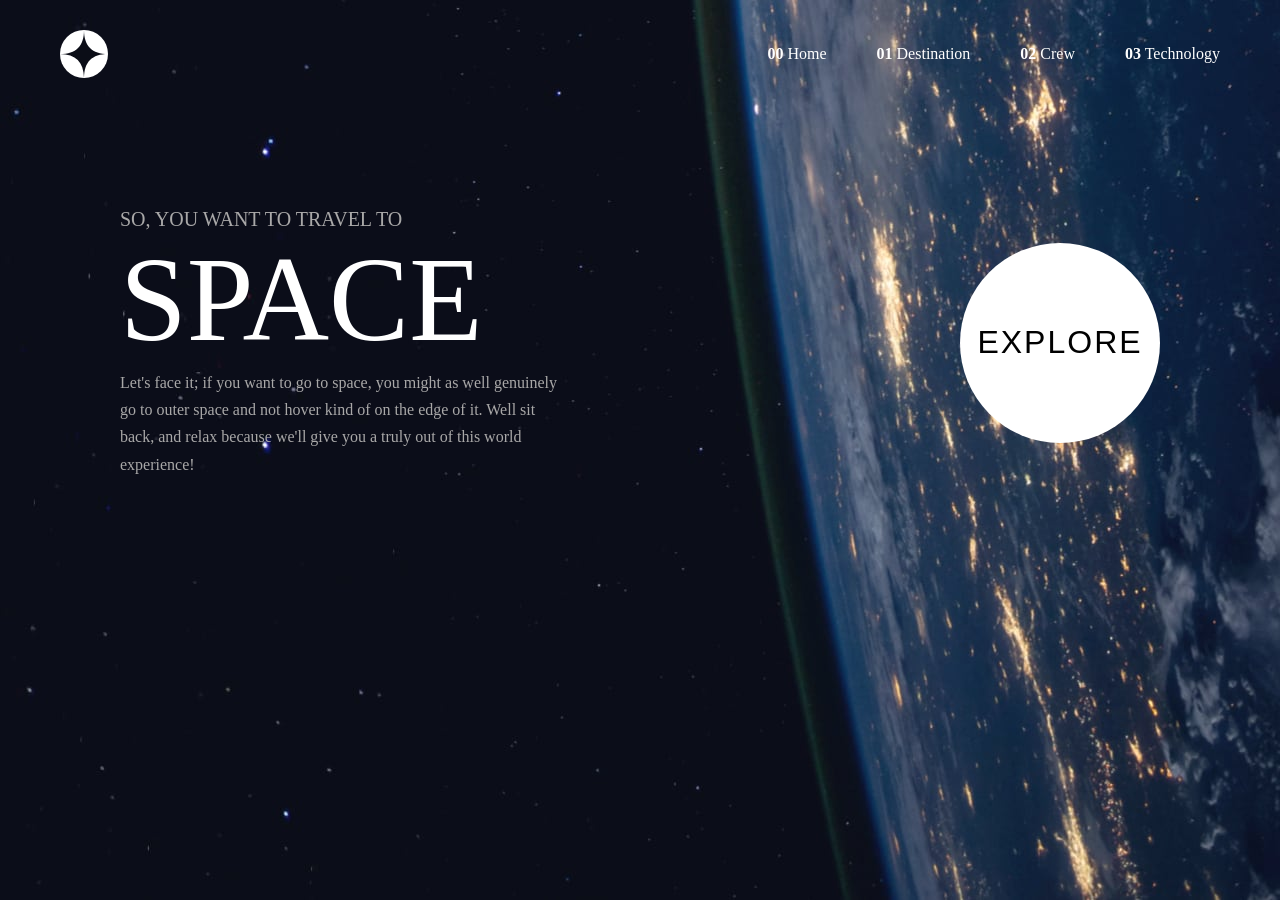
<file: index.html>
<!DOCTYPE html>
<html lang="en">
<head>
    <meta charset="UTF-8">
    <meta name="viewport" content="width=device-width, initial-scale=1.0">
    <title>Space Tourism</title>
    <link rel="stylesheet" href="style.css">
</head>
<body>

    <section class="container">

        <nav>
            <img src="logo.svg" alt="Logo" class="logo">

            <ul>
                <li><a href="#"><strong>00</strong> Home</a></li>
                <li><a href="destination.html"><strong>01</strong> Destination</a></li>
                <li><a href="crew.html"><strong>02</strong> Crew</a></li>
                <li><a href="technology.html"><strong>03</strong> Technology</a></li>
            </ul>
        </nav>

        <div class="content">

            <div class="left">
                <p class="heading">SO, YOU WANT TO TRAVEL TO</p>

                <h1>SPACE</h1>

                <p class="description">
                    Let's face it; if you want to go to space, you might as well genuinely
                    go to outer space and not hover kind of on the edge of it.
                    Well sit back, and relax because we'll give you a truly out of this
                    world experience!
                </p>
            </div>

            <div class="right">
                <button class="explore">EXPLORE</button>
            </div>

        </div>

    </section>
<script src="index.js"></script>
</body>
</html>
</file>
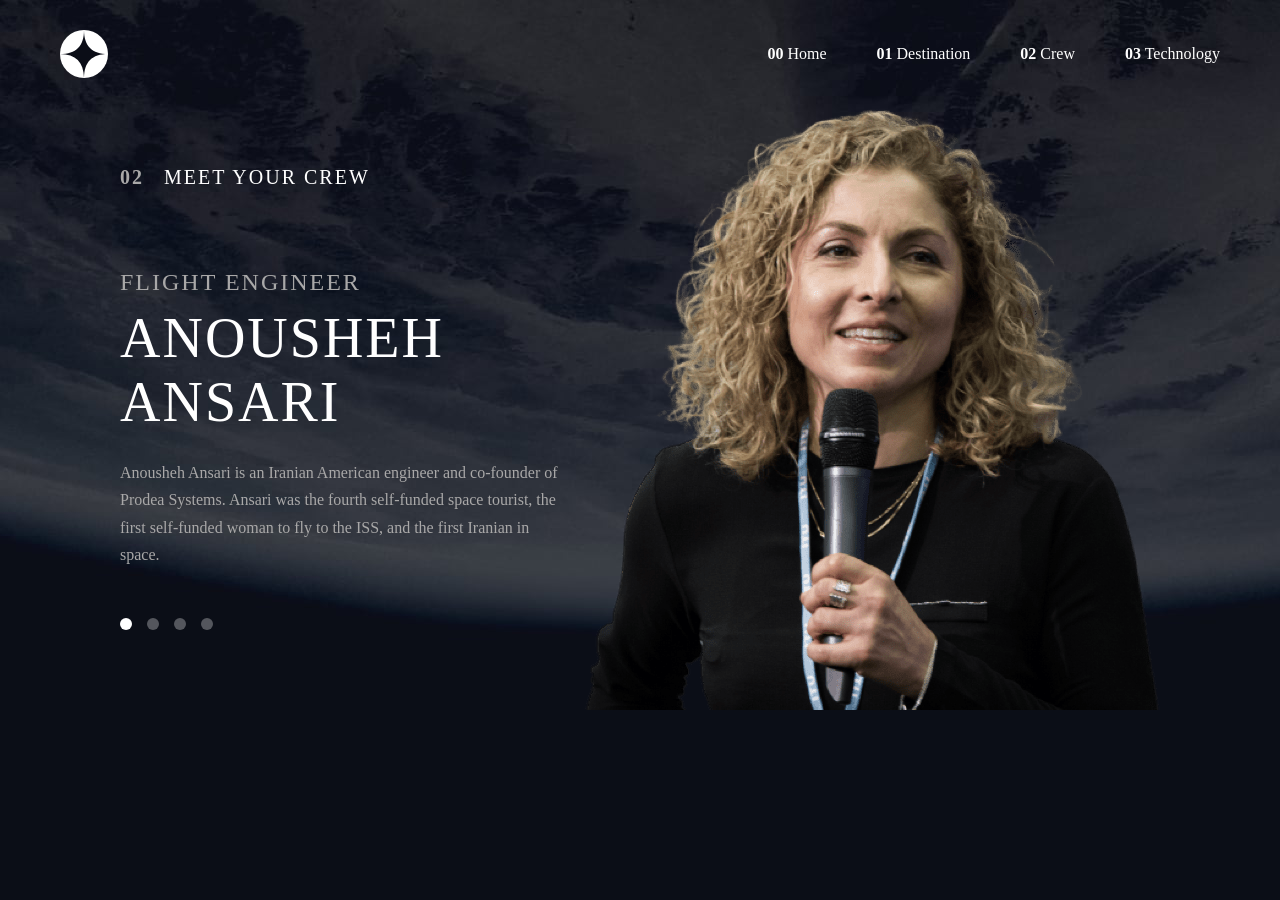
<file: crew.html>
<!DOCTYPE html>
<html lang="en">
    <head>
        <meta charset="UTF-8">
        <meta name="viewport" content="width=device-width, initial-scale=1.0">
        <title>Crew</title>
        <link rel="stylesheet" href="style.css">
    </head>
    <body>
        <section class="container-crew">
            <nav>
                <img src="logo.svg" alt="Logo" class="logo">
                <ul>
                <li><a href="index.html"><strong>00</strong> Home</a></li>
                <li><a href="destination.html"><strong>01</strong> Destination</a></li>
                <li><a href="crew.html"><strong>02</strong> Crew</a></li>
                <li><a href="technology.html"><strong>03</strong> Technology</a></li>
            </ul>
            </nav>
            <div class="content-crew"> 
            <div class="left">
                <h1><span>02</span>MEET YOUR CREW</h1>
                <h3 id="role"></h3>
                <h1 id="name"></h1>
                <p id="bio"></p>
                <div class="dots">
                    <button class="dot" data-index="0"></button>
                    <button class="dot" data-index="1"></button>
                    <button class="dot" data-index="2"></button>
                    <button class="dot" data-index="3"></button>
                </div>
            </div>

             <div class="right">
                <img id="crew-img">
            </div>
            </div>
        </section>
        <script src="index.js"></script>
    </body>
</html>
</file>
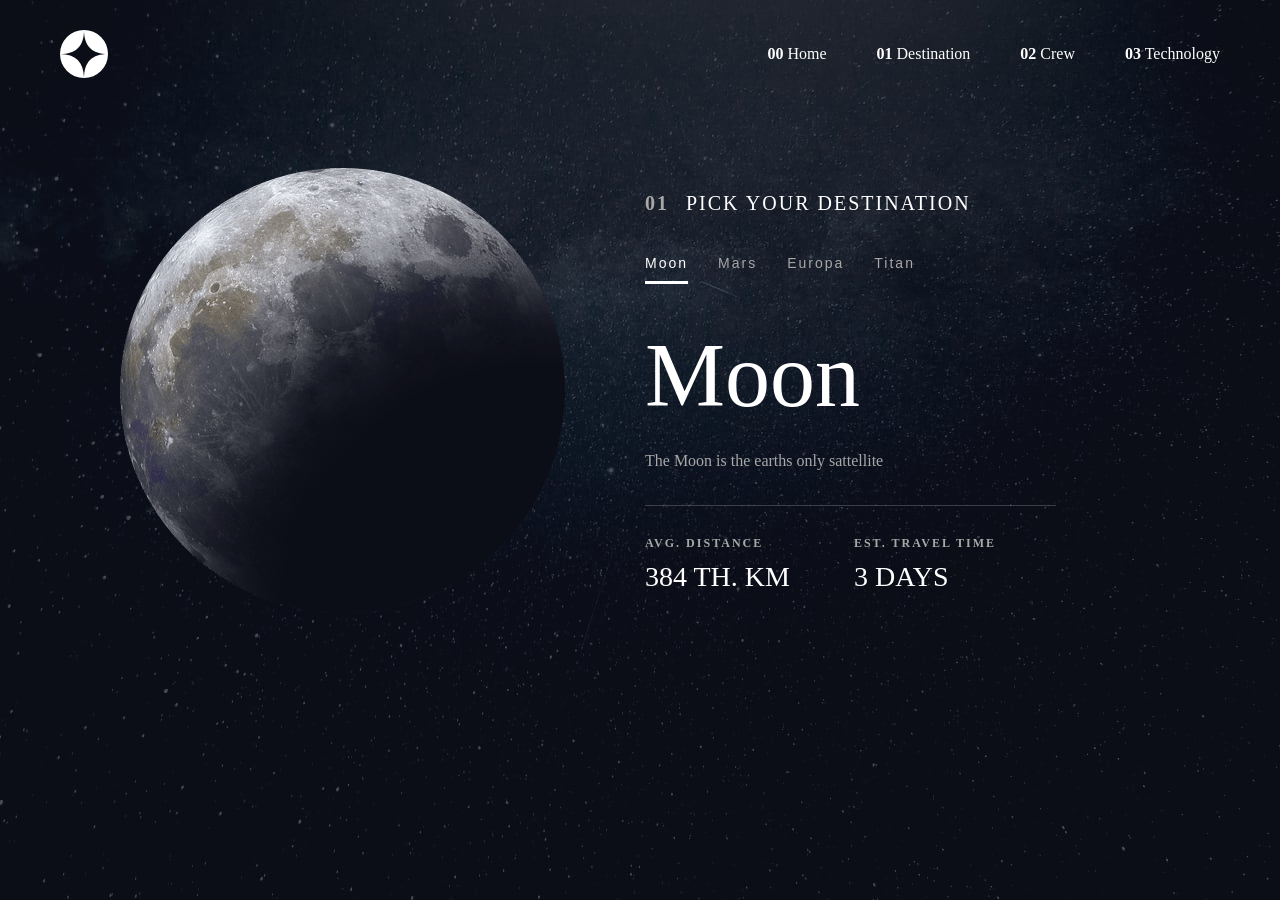
<file: destination.html>
<!DOCTYPE html>
<html lang="en">
<head>
    <meta charset="UTF-8">
    <meta name="viewport" content="width=device-width, initial-scale=1.0">
    <title>Destination</title>
    <link rel="stylesheet" href="style.css">
</head>
<body>
    <section class="container-destination">
        <nav>
            <img src="logo.svg" alt="Logo" class="logo">
            <ul>
                <li><a href="index.html"><strong>00</strong> Home</a></li>
                <li><a href="destination.html"><strong>01</strong> Destination</a></li>
                <li><a href="crew.html"><strong>02</strong> Crew</a></li>
                <li><a href="technology.html"><strong>03</strong> Technology</a></li>
            </ul>
        </nav>

        <div class="content-destination">

            <div class="left">
                <img id="planet-img" src="image-moon.webp" alt="">
            </div>

            <div class="right">
                <h1><span>01</span> PICK YOUR DESTINATION</h1>

                <div class="planet-buttons">
                    <button onclick="showPlanet('moon')">Moon</button>
                    <button onclick="showPlanet('mars')">Mars</button>
                    <button onclick="showPlanet('europa')">Europa</button>
                    <button onclick="showPlanet('titan')">Titan</button>
                </div>

                <div class="planet-card">
                    <h2 id="planet-name">Moon</h2>
                    <p id="planet-info">The Moon is the earths only sattellite.</p>
                </div>

                <hr>

                <div class="planet-stats">
                    <div class="avg-distance">
                        <h3>AVG. DISTANCE</h3>
                        <h4 id="planet-distance">384 TH. KM</h4>
                    </div>

                    <div class="avg-time">
                        <h3>EST. TRAVEL TIME</h3>
                        <h4 id="planet-time">3 DAYS</h4>
                    </div>
                </div>

            </div>

        </div>
    </section>
    <script src="index.js"></script>
</body>
</html>
</file>
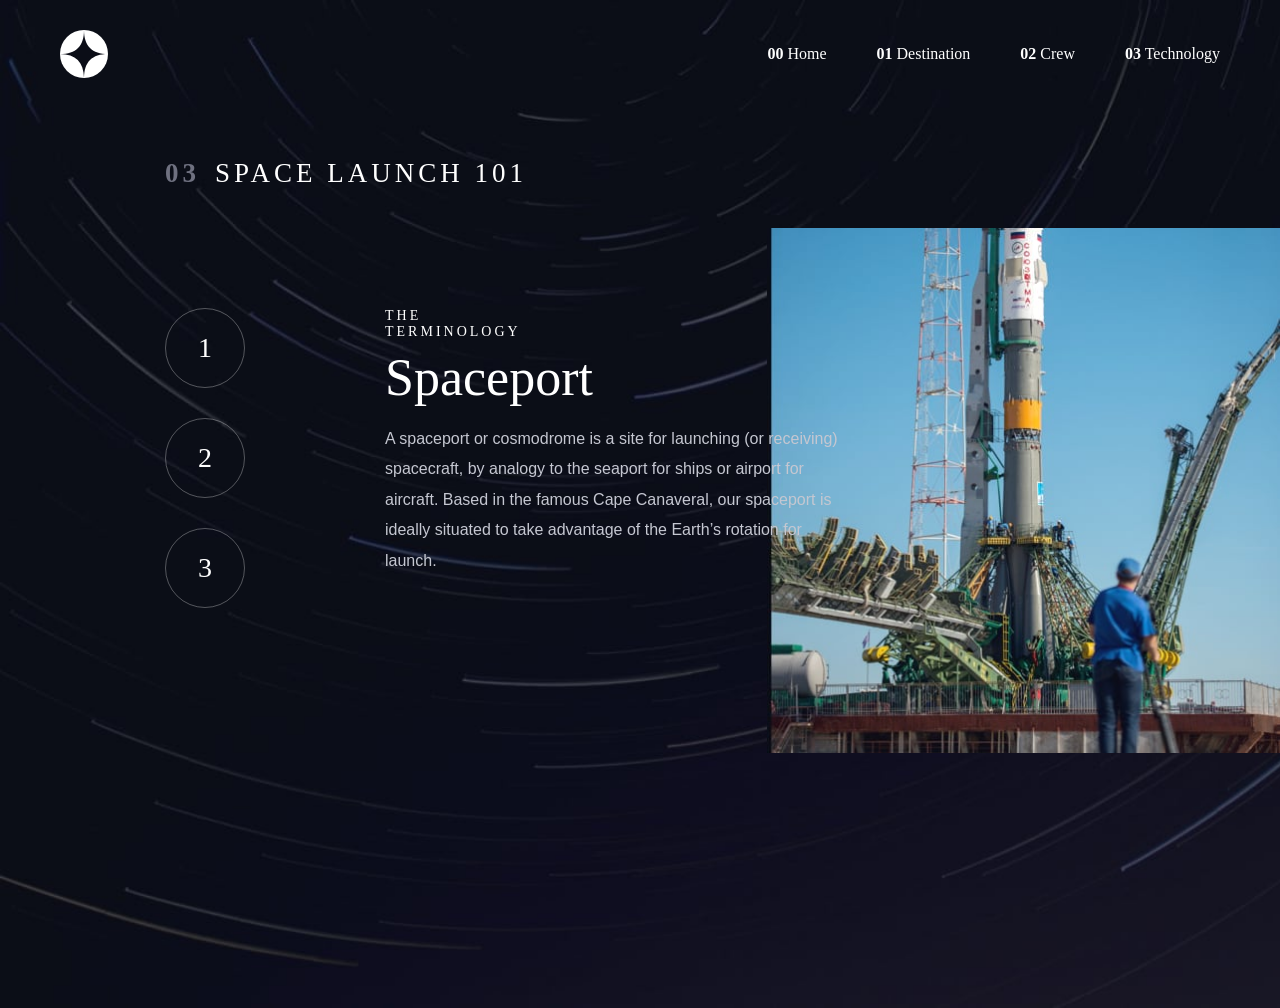
<file: technology.html>
<!DOCTYPE html>
<html lang="en">
    <head>
        <meta charset="UTF-8">
        <meta name="viewport" content="width=device-width, initial-scale=1.0">
        <title>Technology</title>
        <link rel="stylesheet" href="style.css">
    </head>
    <body>
        <section class="container-tech">
            <nav>
                <img src="logo.svg" alt="Logo" class="logo">
                <ul>
                <li><a href="index.html"><strong>00</strong> Home</a></li>
                <li><a href="destination.html"><strong>01</strong> Destination</a></li>
                <li><a href="crew.html"><strong>02</strong> Crew</a></li>
                <li><a href="technology.html"><strong>03</strong> Technology</a></li>
            </ul>
        </nav>

         <div class="content-tech"> 
        <div class="left">
            <h1 class="h1-tech"><span>03</span>SPACE LAUNCH 101</h1>
            <div class="numbers-content">
            <button class="number">1</button>
            <button class="number">2</button>
            <button class="number">3</button>
            </div>
            <p id="p-tech"></p>
            <h1 id="h-tech"></h1>
            <p id="pp-tech"></p>
        </div>
        <div class="right">
            <img id="tech-img">
        </div>
        </div>
        </section>
        <script src="index.js"></script>
    </body>
</html>
</file>
<file: style.css>
*{
    margin:0;
    padding:0;
    box-sizing:border-box;
}

.container{
    width:100%;
    min-height:100vh;
    background-image:url("background-home-desktop.jpg");
    background-size:cover;
    background-position:center;
    background-repeat:no-repeat;
}

nav{
    display: flex;
    align-items: center;
    padding: 30px 60px;
}

nav ul{
    margin-left: auto; 
    display: flex;
    gap: 50px;
    list-style: none;
}

nav a{
    color:white;
    text-decoration:none;
}

.content{
    display:flex;
    justify-content:space-between;
    align-items:center;
    padding:100px 120px;
}

.heading{
    font-size: 20px;
    color: rgb(169,168,168);
}

h1{
    font-size: 120px;
    color: white;
    font-weight: 400;
}

.description{
    color: rgb(169,168,168);
    max-width: 450px;
    line-height: 1.7;
}

.left{
    max-width:450px;
}

.right{
    display:flex;
    justify-content:center;
    align-items:center;
}

.explore{
    width: 200px;
    height: 200px;
    border-radius: 50%;
    background: white;
    color: black;
    border: none;
    font-size: 32px;
    letter-spacing: 2px;
    cursor: pointer;

    display: flex;
    justify-content: center;
    align-items: center;

    position: relative;
    z-index: 1;

    transition: transform 0.3s ease;
}

.explore::after{
    content: "";
    position: absolute;

    width: 100%;
    height: 100%;

    border-radius: 50%;
    background: rgba(255,255,255,0.15);

    top: 50%;
    left: 50%;

    transform: translate(-50%, -50%) scale(1);
    opacity: 0;

    transition: all 0.4s ease;

    z-index: -1;
}

.explore:hover::after{
    transform: translate(-50%, -50%) scale(1.5);
    opacity: 1;
}

.container-destination{
      width:100%;
    min-height:100vh;
    background-image:url("background-destination-desktop.jpg");
    background-size:cover;
    background-position:center;
    background-repeat:no-repeat;
}

.content-destination{
    display: flex;
    align-items: center;
    gap: 80px;
    padding: 60px 120px;
}

.content-destination .left{
    max-width: 445px;
}

.content-destination .left img{
    width: 100%;
}

.content-destination .right{
    display: flex;
    flex-direction: column;
    align-items: flex-start;
    color: white;
    max-width: 445px;
}

.container-destination h1{
    font-size: 20px;
    font-weight: 400;
    letter-spacing: 2px;
    margin-bottom: 40px;
}

.container-destination h1 span{
    color: rgb(169,168,168);
    font-weight: 700;
    margin-right: 10px;
}

.planet-buttons{
    display: flex;
    flex-direction: row;
    gap: 30px;
    margin-bottom: 40px;
}


.planet-buttons button{
    background: none;
    border: none;
    border-bottom: 3px solid transparent;
    color: rgb(169,168,168);
    letter-spacing: 2px;
    font-size: 14px;
    padding-bottom: 10px;
    cursor: pointer;
}

.planet-buttons button:hover{
    border-bottom: 3px solid rgba(255,255,255,0.5);
}

.planet-card h2{
    font-size: 90px;
    font-weight: 400;
    color: white;
    margin-bottom: 20px;
}

.planet-card p{
    color: rgb(169,168,168);
    line-height: 1.7;
    margin-bottom: 30px;
}

hr{
    border: none;
    border-top: 1px solid rgba(255,255,255,0.2);
    width: 100%;
    margin-bottom: 30px;
}

.avg-distance, .avg-time{
    display: inline-block;
    margin-right: 60px;
}

.avg-distance h3, .avg-time h3{
    font-size: 12px;
    color: rgb(169,168,168);
    letter-spacing: 2px;
    margin-bottom: 10px;
}

.avg-distance h4, .avg-time h4{
    font-size: 28px;
    color: white;
    font-weight: 400;
}

.planet-buttons button.active{
    border-bottom: 3px solid white;
    color: white;
}

.container-crew{
    background-image:url("background-crew-desktop.jpg");
    width:100%;
    min-height:100vh;
    background-size:cover;
    background-position:center;
    background-repeat:no-repeat;
}

.content-crew{
    display: flex;
    justify-content: space-between;
    align-items: flex-end;
    flex: 1;
    padding: 0 120px;
}

.content-crew .left{
    max-width: 445px;
    padding-bottom: 80px;
}

.container-crew h1{
    font-size: 20px;
    font-weight: 400;
    letter-spacing: 2px;
    margin-bottom: 80px;
    display: flex;
    align-items: center;
    gap: 20px;
}

.container-crew h1 span{
    color: rgb(169,168,168);
    font-weight: 700;
}

#role{
    color: rgb(169,168,168);
    font-weight: 400;
    font-size: 24px;
    letter-spacing: 2px;
    text-transform: uppercase;
    margin-bottom: 10px;
}

#name{
    font-family: 'Bellefair', serif;
    font-size: 56px;
    font-weight: 400;
    color: white;
    text-transform: uppercase;
    margin-bottom: 25px;
}

#bio{
    color: rgb(169,168,168);
    line-height: 1.7;
    margin-bottom: 50px;
}

.dots{
    display: flex;
    gap: 15px;
}

.dot{
    width: 12px;
    height: 12px;
    border-radius: 50%;
    background: rgba(255,255,255,0.3);
    border: none;
    cursor: pointer;
    padding: 0;
}

.dot.active{
    background: white;
}

.content-crew .right{
    display: flex;
    align-items: flex-end;
    height: 100%;
}

.content-crew .right img{
    max-height: 85vh;
    display: block;
}

.container-tech{
background-image: url("background-technology-desktop.jpg");
background-repeat: 0;
width:100%;
min-height:100vh;
background-size: cover;
}
/* =========================
   TECHNOLOGY PAGE
========================= */
/* =========================
   TECHNOLOGY
========================= */

.content-tech {
    width: 100%;
    min-height: 100vh;

    display: grid;
    grid-template-columns: 60% 40%;

    position: relative;

    padding-top: 200px;
    box-sizing: border-box;
}


/* =========================
   LEFT
========================= */

.content-tech .left {
    position: relative;

    width: 100%;
    padding-left: 165px;

    box-sizing: border-box;
}


/* =========================
   PAGE TITLE
========================= */

.h1-tech {
    position: absolute;

    top: -150px;
    left: 165px;

    margin: 0;

    color: white;

    font-size: 27px;
    font-weight: 400;

    letter-spacing: 4px;

    white-space: nowrap;
}

.h1-tech span {
    color: #6f7180;

    font-weight: bold;
    margin-right: 15px;
}


/* =========================
   NUMBERS
========================= */

.numbers-content {
    position: absolute;
    left: 165px;
    display: flex;
    flex-direction: column;
    gap: 30px;
}

.number {
    width: 80px;
    height: 80px;

    border-radius: 50%;

    border: 1px solid rgba(255, 255, 255, 0.3);

    background: transparent;

    color: white;

    font-family: Georgia, serif;

    font-size: 28px;

    cursor: pointer;

    transition: 0.3s;
}

.number:hover {
    border-color: white;
}

.number.active {
    background: white;
    color: #0b0d17;

    border-color: white;
}


/* =========================
   TEXT
========================= */

#p-tech {
    margin: 0;

    padding-top: 0;

    margin-left: 220px;

    color: white;

    font-size: 14px;

    letter-spacing: 3px;

    text-transform: uppercase;
}


#h-tech {
    margin: 12px 0 20px 220px;

    color: white;

    font-family: Georgia, serif;

    font-size: 52px;

    font-weight: 400;

    line-height: 1;

    white-space: nowrap;
}


#pp-tech {
    width: 470px;

    margin: 0 0 0 220px;

    color: #c5c7d1;

    font-family: Arial, sans-serif;

    font-size: 16px;

    line-height: 1.9;
}


/* =========================
   RIGHT IMAGE
========================= */

.content-tech .right {
    width: 100%;

    display: flex;

    justify-content: flex-end;

    align-items: flex-start;
}


#tech-img {
    width: 515px;
    height: 525px;
    margin-top: -80px;
    object-fit: cover;

    display: block;
}


/* =========================
   TABLET
========================= */

@media (max-width: 1024px) {

    .content-tech {
        display: flex;
        flex-direction: column;

        padding-top: 180px;
    }

    /* Page title */

    .h1-tech {
        position: static;

        margin: 0 0 70px 40px;

        font-size: 24px;
    }


    /* Left */

    .content-tech .left {
        width: 100%;

        padding: 0 40px;

        display: flex;
        flex-direction: column;
        align-items: center;
    }


    /* Numbers */

    .numbers-content {
        position: static;

        flex-direction: row;

        gap: 25px;

        order: 1;

        margin-bottom: 45px;
    }

    .number {
        width: 70px;
        height: 70px;

        font-size: 24px;
    }


    /* Text */

    #p-tech {
        order: 2;

        margin: 0 0 15px 0;

        text-align: center;
    }

    #h-tech {
        order: 3;

        margin: 0 0 25px 0;

        font-size: 42px;

        text-align: center;
    }

    #pp-tech {
        order: 4;

        width: 80%;

        margin: 0;

        text-align: center;

        line-height: 1.8;
    }


    /* Image */

    .content-tech .right {
        width: 100%;

        order: 2;

        justify-content: center;

        margin-top: 60px;
    }

    #tech-img {
        width: 80%;
        height: 400px;
        margin-top: 20px;
        object-fit: cover;
    }
}


/* =========================
   MOBILE
========================= */

@media (max-width: 600px) {

    .content-tech {
        padding-top: 130px;
    }


    /* Page title */

    .h1-tech {
        margin: 0 0 45px 25px;

        font-size: 18px;

        letter-spacing: 3px;
    }

    .h1-tech span {
        margin-right: 8px;
    }


    /* Left */

    .content-tech .left {
        padding: 0 25px;
    }


    /* Numbers */

    .numbers-content {
        gap: 15px;

        margin-bottom: 35px;
    }

    .number {
        width: 55px;
        height: 55px;

        font-size: 20px;
    }


    /* Terminology */

    #p-tech {
        margin: 0 0 12px 0;

        font-size: 11px;

        letter-spacing: 2px;
    }


    /* Title */

    #h-tech {
        margin: 0 0 20px 0;

        font-size: 32px;

        line-height: 1.1;

        white-space: normal;

        text-align: center;
    }


    /* Description */

    #pp-tech {
        width: 100%;

        margin: 0;

        font-size: 14px;

        line-height: 1.8;

        text-align: center;
    }


    /* Image */

    .content-tech .right {
        margin-top: 40px;
    }

    #tech-img {
        width: 100%;

        height: 300px;
        margin-top: 20px;
        object-fit: cover;
    }
}

/* =========================================================
   NAV / HOME / DESTINATION / CREW — RESPONSIVE
========================================================= */

/* =========================
   TABLET (<=1024px)
========================= */

@media (max-width: 1024px) {

    /* Nav */

    nav{
        padding: 25px 40px;
    }

    .logo{
        width: 40px;
    }

    nav ul{
        gap: 30px;
    }

    nav a{
        font-size: 14px;
    }

    nav a strong{
        margin-right: 5px;
    }

    /* Home */

    h1{
        font-size: 90px;
    }

    .content{
        flex-direction: column-reverse;
        justify-content: center;
        text-align: center;
        padding: 60px 40px;
        gap: 60px;
    }

    .left{
        max-width: 100%;
    }

    .description{
        max-width: 100%;
        margin: 0 auto;
    }

    .explore{
        width: 160px;
        height: 160px;
        font-size: 26px;
    }

    /* Destination */

    .container-destination h1{
        text-align: center;
        margin-bottom: 30px;
    }

    .content-destination{
        flex-direction: column;
        align-items: center;
        text-align: center;
        gap: 40px;
        padding: 40px 40px;
    }

    .content-destination .left{
        max-width: 280px;
    }

    .content-destination .right{
        align-items: center;
        max-width: 500px;
    }

    .planet-buttons{
        justify-content: center;
    }

    .planet-card h2{
        font-size: 64px;
    }

    .avg-distance, .avg-time{
        display: block;
        margin: 0 0 20px 0;
    }

    .avg-time{
        margin-bottom: 0;
    }

    /* Crew */

    .container-crew h1{
        justify-content: center;
        margin-bottom: 40px;
    }

    .content-crew{
        flex-direction: column-reverse;
        align-items: center;
        text-align: center;
        padding: 0 40px 40px;
        gap: 20px;
    }

    .content-crew .left{
        max-width: 500px;
        padding-bottom: 0;
    }

    .dots{
        justify-content: center;
    }

    .content-crew .right img{
        max-height: 45vh;
    }

}


/* =========================
   MOBILE (<=600px)
========================= */

@media (max-width: 600px) {

    /* Nav */

    nav{
        padding: 20px 25px;
        flex-wrap: wrap;
        justify-content: center;
        gap: 15px;
    }

    .logo{
        width: 32px;
    }

    nav ul{
        margin-left: 0;
        gap: 16px;
        flex-wrap: wrap;
        justify-content: center;
    }

    nav a{
        font-size: 12px;
    }

    /* Home */

    h1{
        font-size: 56px;
    }

    .content{
        padding: 30px 25px;
        gap: 40px;
    }

    .heading{
        font-size: 16px;
    }

    .description{
        font-size: 14px;
    }

    .explore{
        width: 120px;
        height: 120px;
        font-size: 18px;
    }

    /* Destination */

    .container-destination h1{
        font-size: 16px;
        margin-bottom: 20px;
    }

    .content-destination{
        padding: 25px 25px;
        gap: 25px;
    }

    .content-destination .left{
        max-width: 170px;
    }

    .planet-buttons{
        gap: 18px;
        margin-bottom: 25px;
    }

    .planet-buttons button{
        font-size: 12px;
    }

    .planet-card h2{
        font-size: 40px;
        margin-bottom: 12px;
    }

    .planet-card p{
        font-size: 14px;
        margin-bottom: 20px;
    }

    .avg-distance h4, .avg-time h4{
        font-size: 22px;
    }

    /* Crew */

    .container-crew h1{
        font-size: 16px;
        margin-bottom: 25px;
    }

    #role{
        font-size: 16px;
    }

    #name{
        font-size: 32px;
        margin-bottom: 15px;
    }

    #bio{
        font-size: 14px;
        margin-bottom: 25px;
    }

    .content-crew .right img{
        max-height: 30vh;
    }
    
}
</file>
